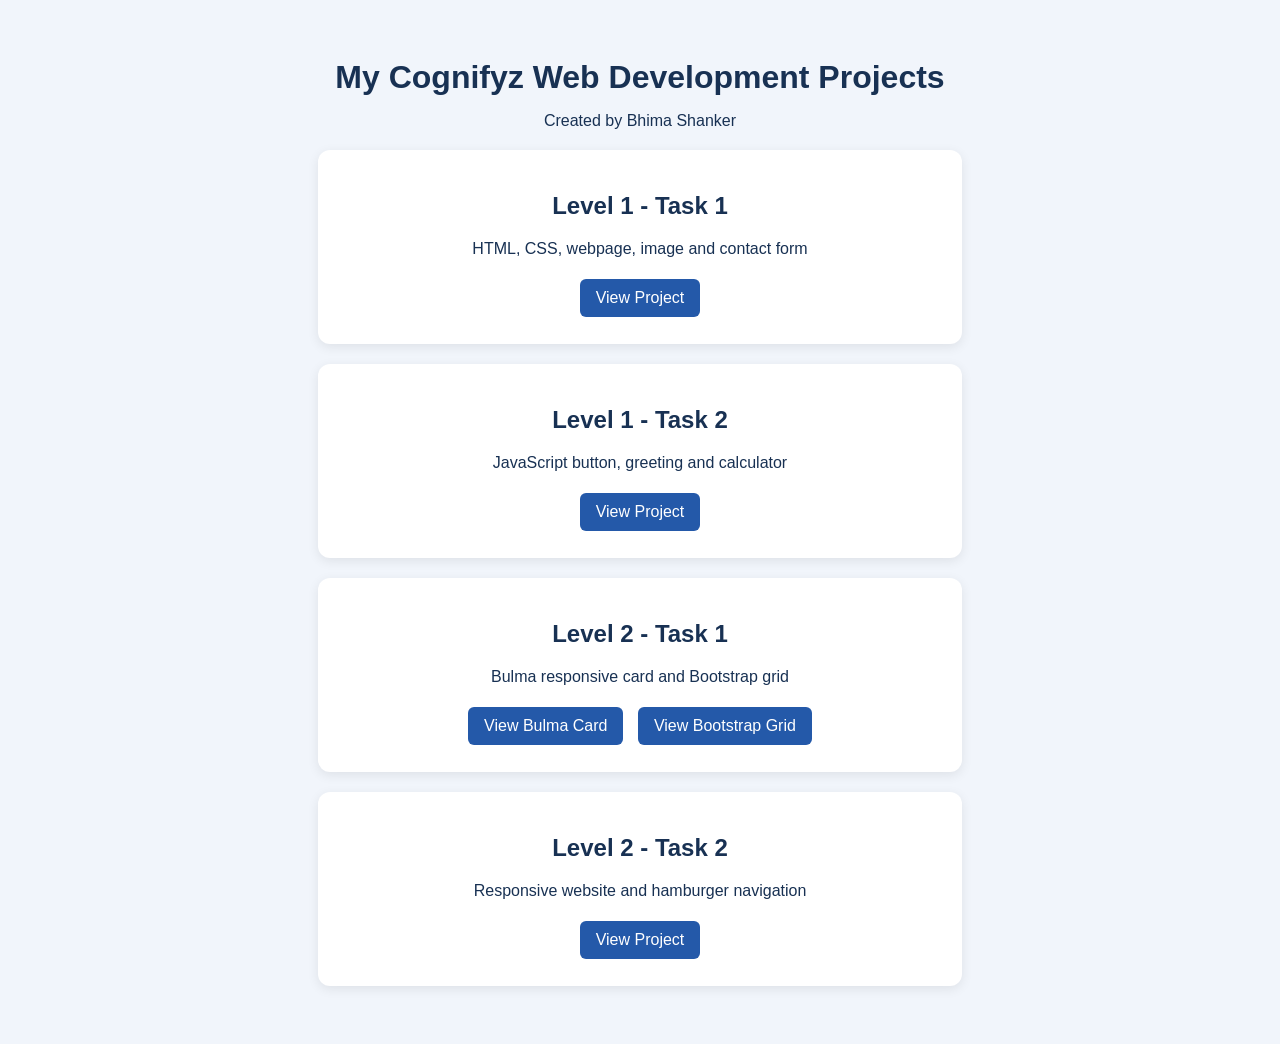
<file: index.html>
<!DOCTYPE html>
<html lang="en">
<head>
    <meta charset="UTF-8">
    <meta name="viewport" content="width=device-width, initial-scale=1.0">
    <title>Cognifyz Internship Projects</title>

    <style>
        body {
            font-family: Arial, sans-serif;
            background: #f1f5fb;
            text-align: center;
            padding: 30px 15px;
            color: #183153;
        }

        h1 {
            margin-bottom: 10px;
        }

        .project {
            background: white;
            max-width: 600px;
            margin: 20px auto;
            padding: 22px;
            border-radius: 12px;
            box-shadow: 0 3px 12px #00000015;
        }

        a {
            display: inline-block;
            background: #2459a9;
            color: white;
            padding: 10px 16px;
            margin: 5px;
            border-radius: 6px;
            text-decoration: none;
        }

        a:hover {
            background: #183153;
        }
    </style>
</head>
<body>

    <h1>My Cognifyz Web Development Projects</h1>
    <p>Created by Bhima Shanker</p>

    <div class="project">
        <h2>Level 1 - Task 1</h2>
        <p>HTML, CSS, webpage, image and contact form</p>
        <a href="Level_1/Task_1/index.html">View Project</a>
    </div>

    <div class="project">
        <h2>Level 1 - Task 2</h2>
        <p>JavaScript button, greeting and calculator</p>
        <a href="Level_1/Task_2/index.html">View Project</a>
    </div>

    <div class="project">
        <h2>Level 2 - Task 1</h2>
        <p>Bulma responsive card and Bootstrap grid</p>
        <a href="Level_2/Task_1/card.html">View Bulma Card</a>
        <a href="Level_2/Task_1/grid.html">View Bootstrap Grid</a>
    </div>

    <div class="project">
        <h2>Level 2 - Task 2</h2>
        <p>Responsive website and hamburger navigation</p>
        <a href="Level_2/Task_2/index.html">View Project</a>
    </div>

</body>
</html>
</file>
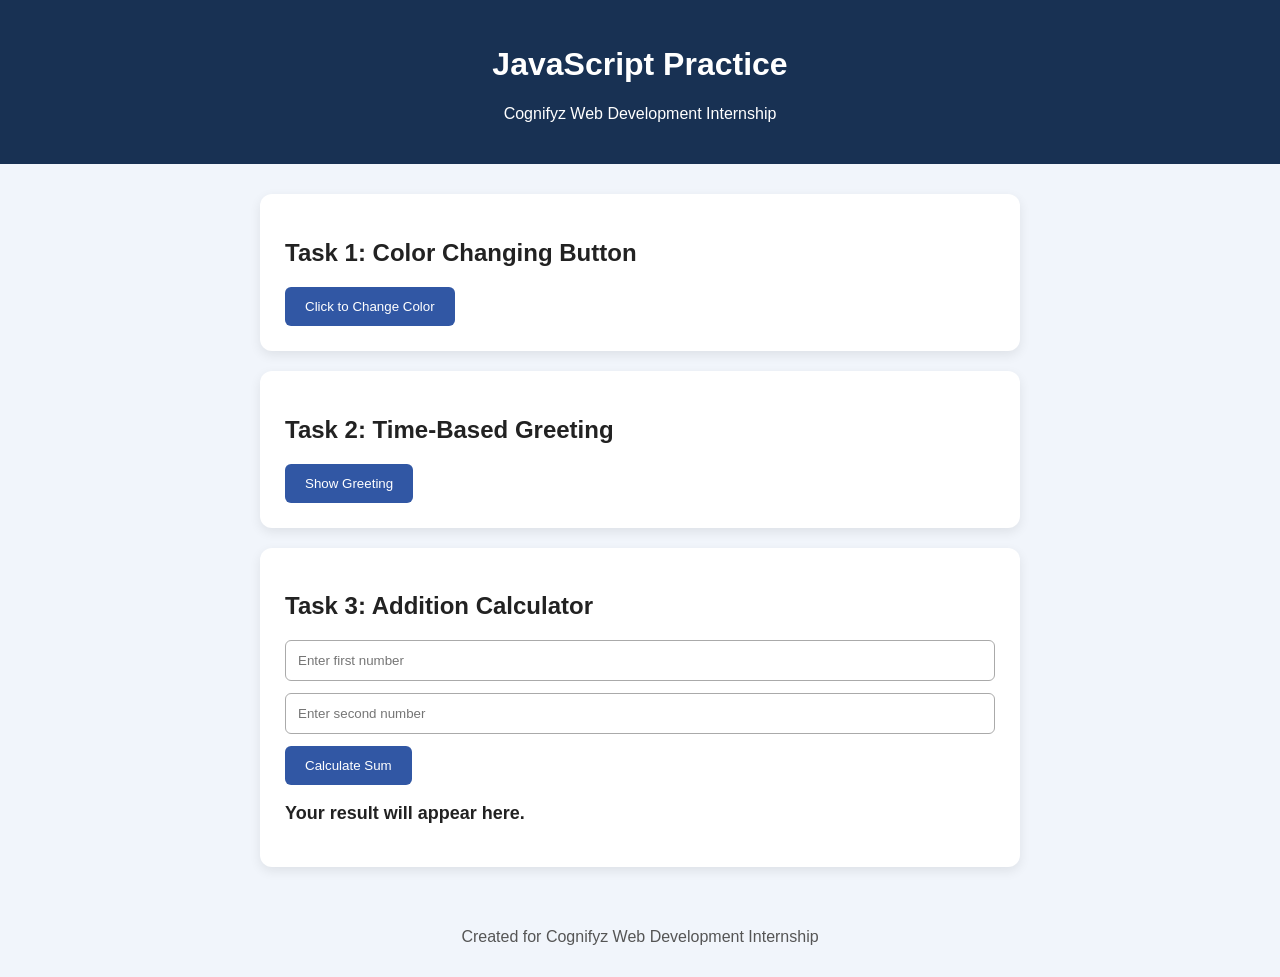
<file: Level_1/Task_2/index.html>
<!DOCTYPE html>
<html lang="en">
<head>
    <meta charset="UTF-8">
    <meta name="viewport" content="width=device-width, initial-scale=1.0">
    <title>Cognifyz JavaScript Task</title>
    <link rel="stylesheet" href="style.css">
</head>
<body>

    <header>
        <h1>JavaScript Practice</h1>
        <p>Cognifyz Web Development Internship</p>
    </header>

    <main>
        <section class="card">
            <h2>Task 1: Color Changing Button</h2>
            <button id="colorButton">Click to Change Color</button>
        </section>

        <section class="card">
            <h2>Task 2: Time-Based Greeting</h2>
            <button id="greetButton">Show Greeting</button>
        </section>

        <section class="card">
            <h2>Task 3: Addition Calculator</h2>

            <input type="number" id="num1" placeholder="Enter first number">
            <input type="number" id="num2" placeholder="Enter second number">

            <button id="addButton">Calculate Sum</button>

            <p id="result">Your result will appear here.</p>
        </section>
    </main>

    <footer>
        <p>Created for Cognifyz Web Development Internship</p>
    </footer>

    <script src="script.js"></script>
</body>
</html>
</file>
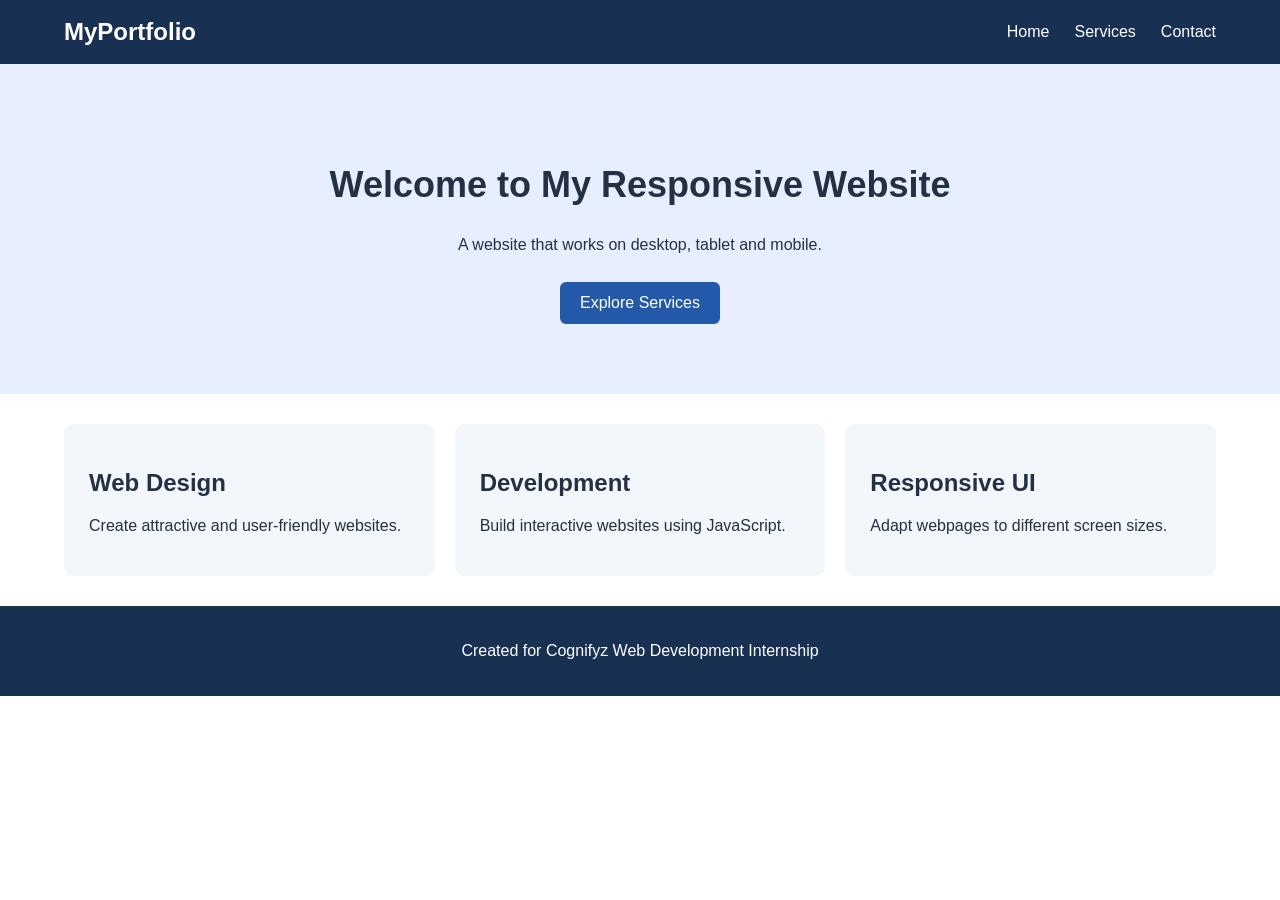
<file: Level_2/Task_2/index.html>
<!DOCTYPE html>
<html lang="en">
<head>
    <meta charset="UTF-8">
    <meta name="viewport" content="width=device-width, initial-scale=1.0">
    <title>Cognifyz Responsive Website</title>
    <link rel="stylesheet" href="style.css">
</head>
<body>

    <header class="header">
        <a href="#home" class="logo">MyPortfolio</a>

        <input type="checkbox" id="menu-toggle">
        <label for="menu-toggle" class="hamburger">&#9776;</label>

        <nav class="navigation">
            <a href="#home">Home</a>
            <a href="#services">Services</a>
            <a href="#contact">Contact</a>
        </nav>
    </header>

    <main>
        <section id="home" class="hero">
            <h1>Welcome to My Responsive Website</h1>
            <p>A website that works on desktop, tablet and mobile.</p>
            <a href="#services" class="button">Explore Services</a>
        </section>

        <section id="services" class="services">
            <article class="service-card">
                <h2>Web Design</h2>
                <p>Create attractive and user-friendly websites.</p>
            </article>

            <article class="service-card">
                <h2>Development</h2>
                <p>Build interactive websites using JavaScript.</p>
            </article>

            <article class="service-card">
                <h2>Responsive UI</h2>
                <p>Adapt webpages to different screen sizes.</p>
            </article>
        </section>
    </main>

    <footer id="contact">
        <p>Created for Cognifyz Web Development Internship</p>
    </footer>

</body>
</html>
</file>
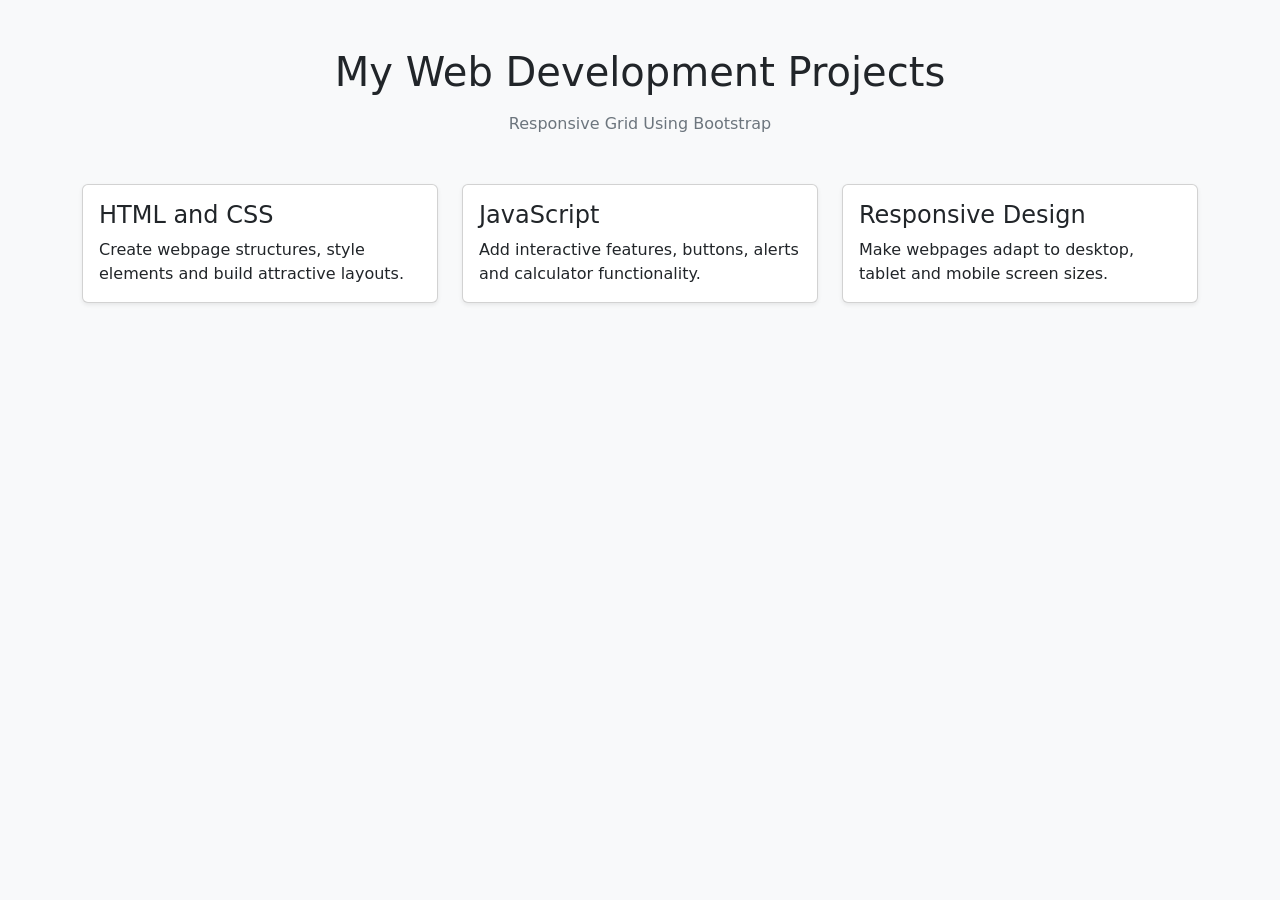
<file: Level_2/Task_1/grid.html>
<!DOCTYPE html>
<html lang="en">
<head>
    <meta charset="UTF-8">
    <meta name="viewport" content="width=device-width, initial-scale=1.0">

    <title>Cognifyz - Bootstrap Responsive Grid</title>

    <!-- Bootstrap CSS Framework -->
    <link
        href="https://cdn.jsdelivr.net/npm/bootstrap@5.3.8/dist/css/bootstrap.min.css"
        rel="stylesheet">
</head>

<body class="bg-light">

    <div class="container py-5">

        <h1 class="text-center mb-3">
            My Web Development Projects
        </h1>

        <p class="text-center text-secondary mb-5">
            Responsive Grid Using Bootstrap
        </p>

        <div class="row g-4">

            <!-- Project 1 -->
            <div class="col-12 col-md-6 col-lg-4">
                <div class="card h-100 shadow-sm">
                    <div class="card-body">
                        <h2 class="card-title h4">
                            HTML and CSS
                        </h2>
                        <p class="card-text">
                            Create webpage structures, style elements
                            and build attractive layouts.
                        </p>
                    </div>
                </div>
            </div>

            <!-- Project 2 -->
            <div class="col-12 col-md-6 col-lg-4">
                <div class="card h-100 shadow-sm">
                    <div class="card-body">
                        <h2 class="card-title h4">
                            JavaScript
                        </h2>
                        <p class="card-text">
                            Add interactive features, buttons,
                            alerts and calculator functionality.
                        </p>
                    </div>
                </div>
            </div>

            <!-- Project 3 -->
            <div class="col-12 col-md-6 col-lg-4">
                <div class="card h-100 shadow-sm">
                    <div class="card-body">
                        <h2 class="card-title h4">
                            Responsive Design
                        </h2>
                        <p class="card-text">
                            Make webpages adapt to desktop,
                            tablet and mobile screen sizes.
                        </p>
                    </div>
                </div>
            </div>

        </div>
    </div>

    <script
        src="https://cdn.jsdelivr.net/npm/bootstrap@5.3.8/dist/js/bootstrap.bundle.min.js">
    </script>

</body>
</html>
</file>
<file: Level_1/Task_2/style.css>
* {
    box-sizing: border-box;
}

body {
    margin: 0;
    font-family: Arial, sans-serif;
    background: #f1f5fb;
    color: #222;
}

header {
    background: #183153;
    color: white;
    text-align: center;
    padding: 25px;
}

main {
    max-width: 800px;
    margin: 30px auto;
    padding: 0 20px;
}

.card {
    background: white;
    padding: 25px;
    margin-bottom: 20px;
    border-radius: 12px;
    box-shadow: 0 4px 12px #00000015;
}

button {
    background: #3157a4;
    color: white;
    border: none;
    padding: 12px 20px;
    border-radius: 6px;
    cursor: pointer;
}

button:hover {
    opacity: 0.85;
}

input {
    display: block;
    width: 100%;
    padding: 12px;
    margin: 12px 0;
    border: 1px solid #aaa;
    border-radius: 6px;
}

#result {
    font-size: 18px;
    font-weight: bold;
}

footer {
    text-align: center;
    padding: 15px;
    color: #555;
}

@media (max-width: 600px) {
    main {
        padding: 0 12px;
    }

    .card {
        padding: 18px;
    }
}
</file>
<file: Level_2/Task_2/style.css>
* {
    box-sizing: border-box;
}

html {
    scroll-behavior: smooth;
}

body {
    margin: 0;
    font-family: Arial, sans-serif;
    color: #243044;
}

.header {
    display: flex;
    justify-content: space-between;
    align-items: center;
    background: #183153;
    padding: 18px 5%;
    color: white;
    position: relative;
}

.logo {
    font-size: 24px;
    font-weight: bold;
    color: white;
    text-decoration: none;
}

.navigation {
    display: flex;
    gap: 25px;
}

.navigation a {
    color: white;
    text-decoration: none;
}

.navigation a:hover {
    color: #ffd166;
}

#menu-toggle,
.hamburger {
    display: none;
}

.hero {
    background: #e7efff;
    padding: 70px 20px;
    text-align: center;
}

.hero h1 {
    font-size: 36px;
}

.button {
    display: inline-block;
    background: #2459a9;
    color: white;
    text-decoration: none;
    padding: 12px 20px;
    border-radius: 6px;
    margin-top: 12px;
}

.services {
    display: grid;
    grid-template-columns: repeat(3, minmax(0, 1fr));
    gap: 20px;
    padding: 30px 5%;
}

.service-card {
    padding: 25px;
    border-radius: 10px;
    background: #f3f6fa;
}

footer {
    padding: 20px;
    text-align: center;
    background: #183153;
    color: white;
}

/* Tablet */
@media (max-width: 768px) {
    .services {
        grid-template-columns: repeat(2, minmax(0, 1fr));
    }

    .hero h1 {
        font-size: 28px;
    }
}

/* Mobile and hamburger menu */
@media (max-width: 600px) {
    .hamburger {
        display: block;
        font-size: 28px;
        cursor: pointer;
    }

    .navigation {
        display: none;
        position: absolute;
        top: 100%;
        left: 0;
        width: 100%;
        padding: 20px;
        background: #183153;
        flex-direction: column;
        gap: 20px;
        z-index: 10;
    }

    #menu-toggle:checked ~ .navigation {
        display: flex;
    }

    .services {
        grid-template-columns: 1fr;
    }

    .hero {
        padding: 40px 16px;
    }

    .hero h1 {
        font-size: 24px;
    }
}
</file>
